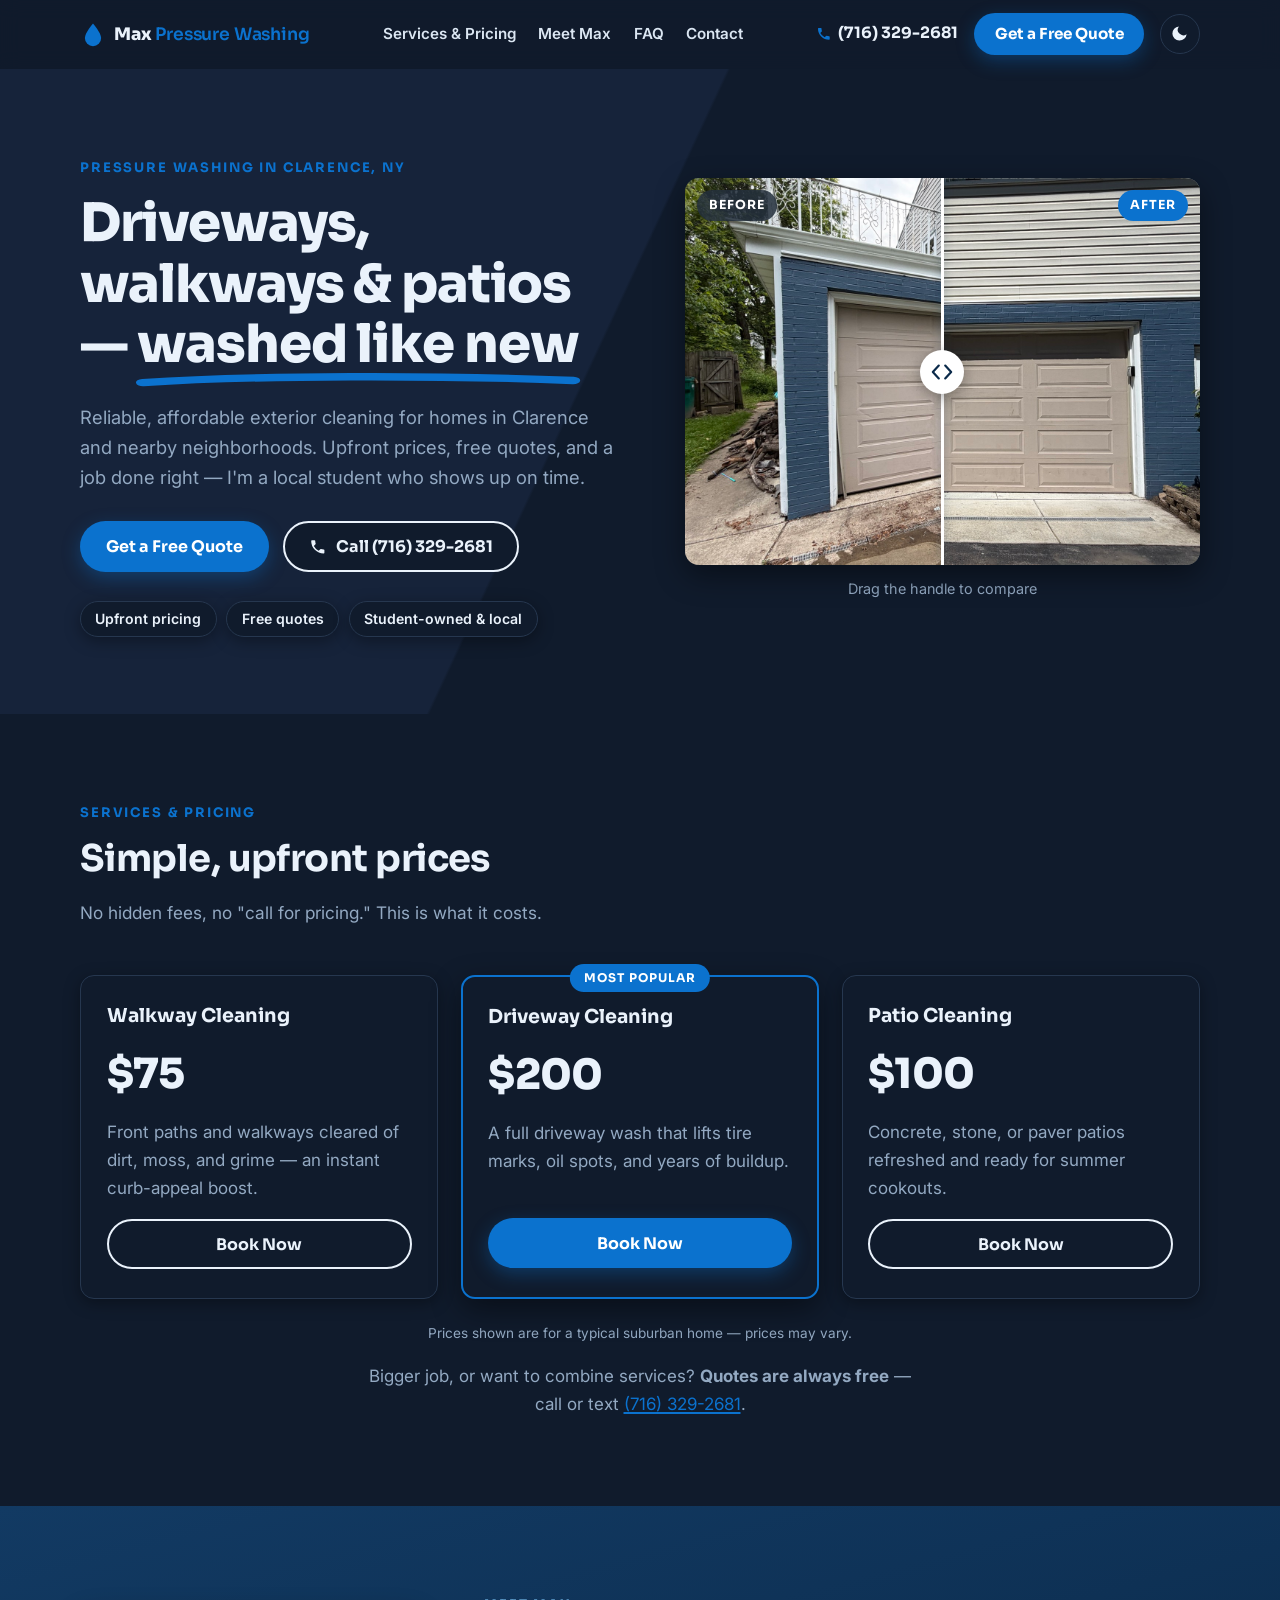
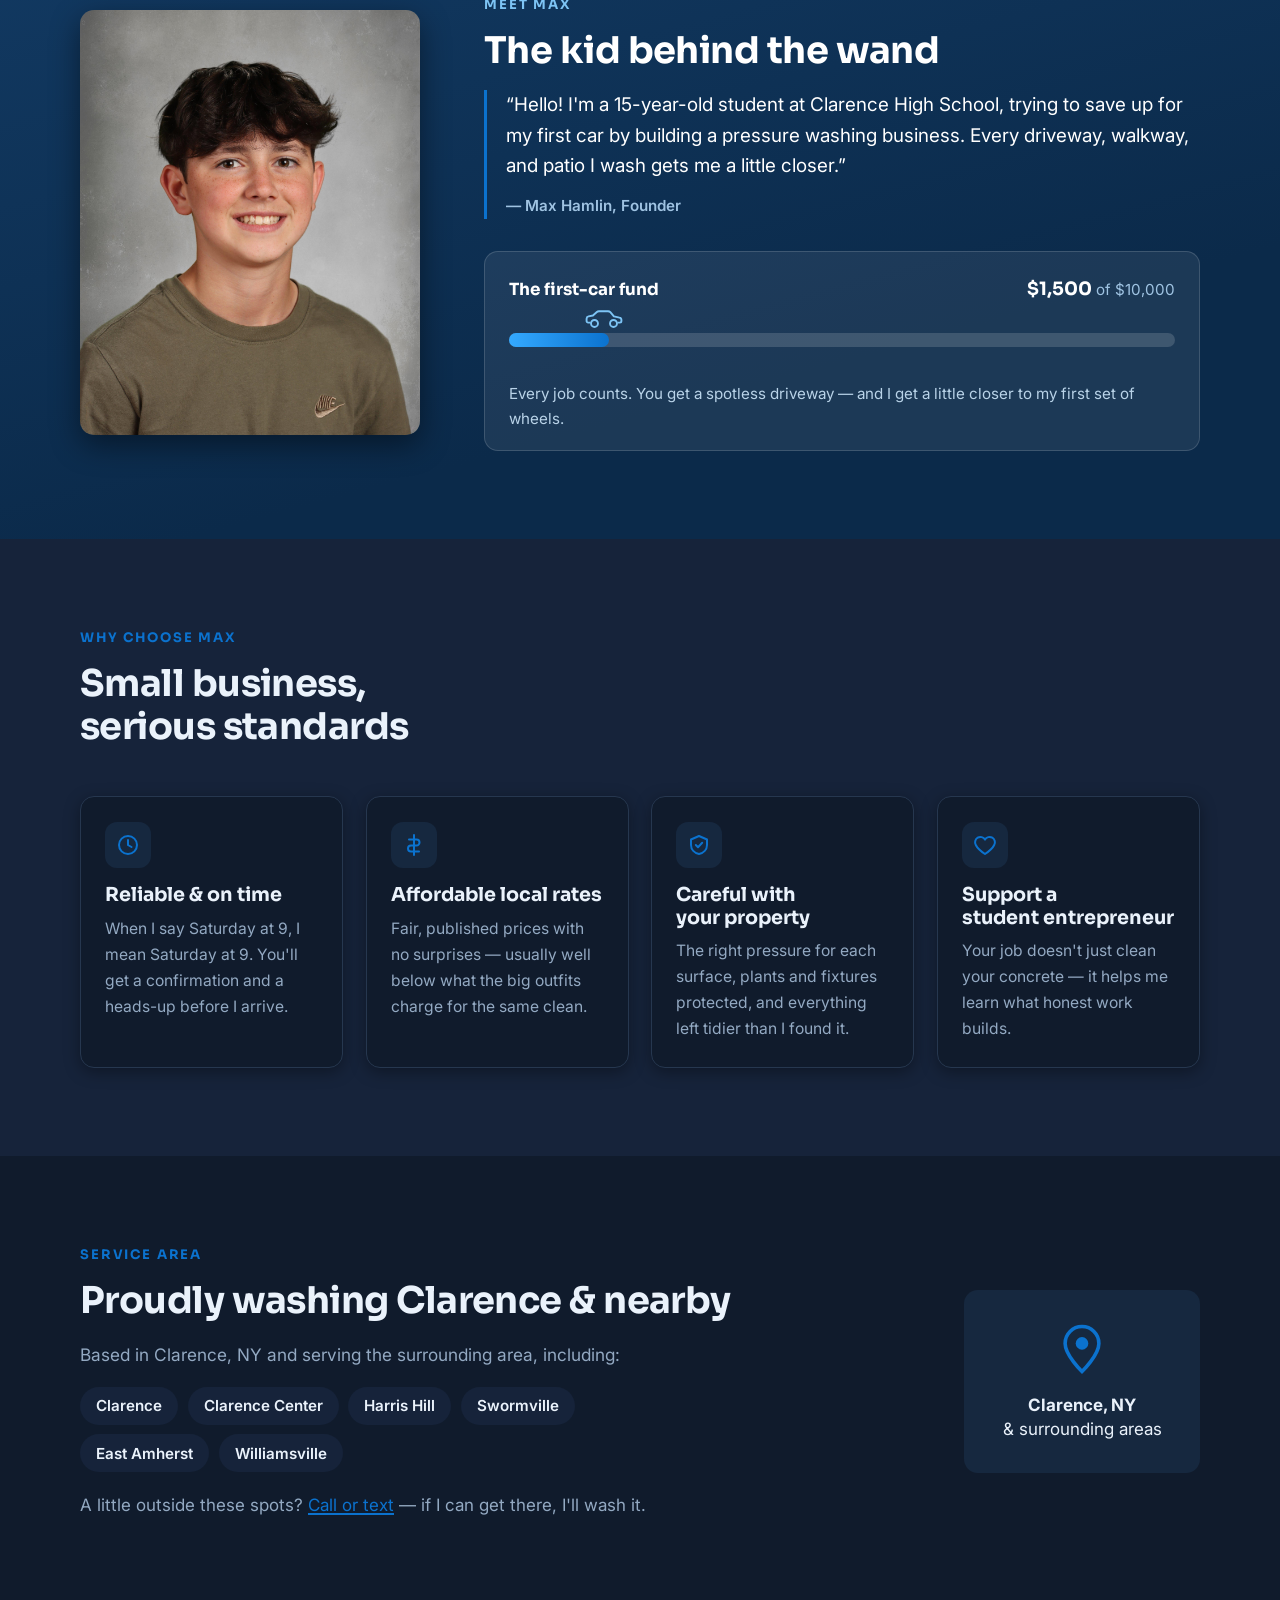
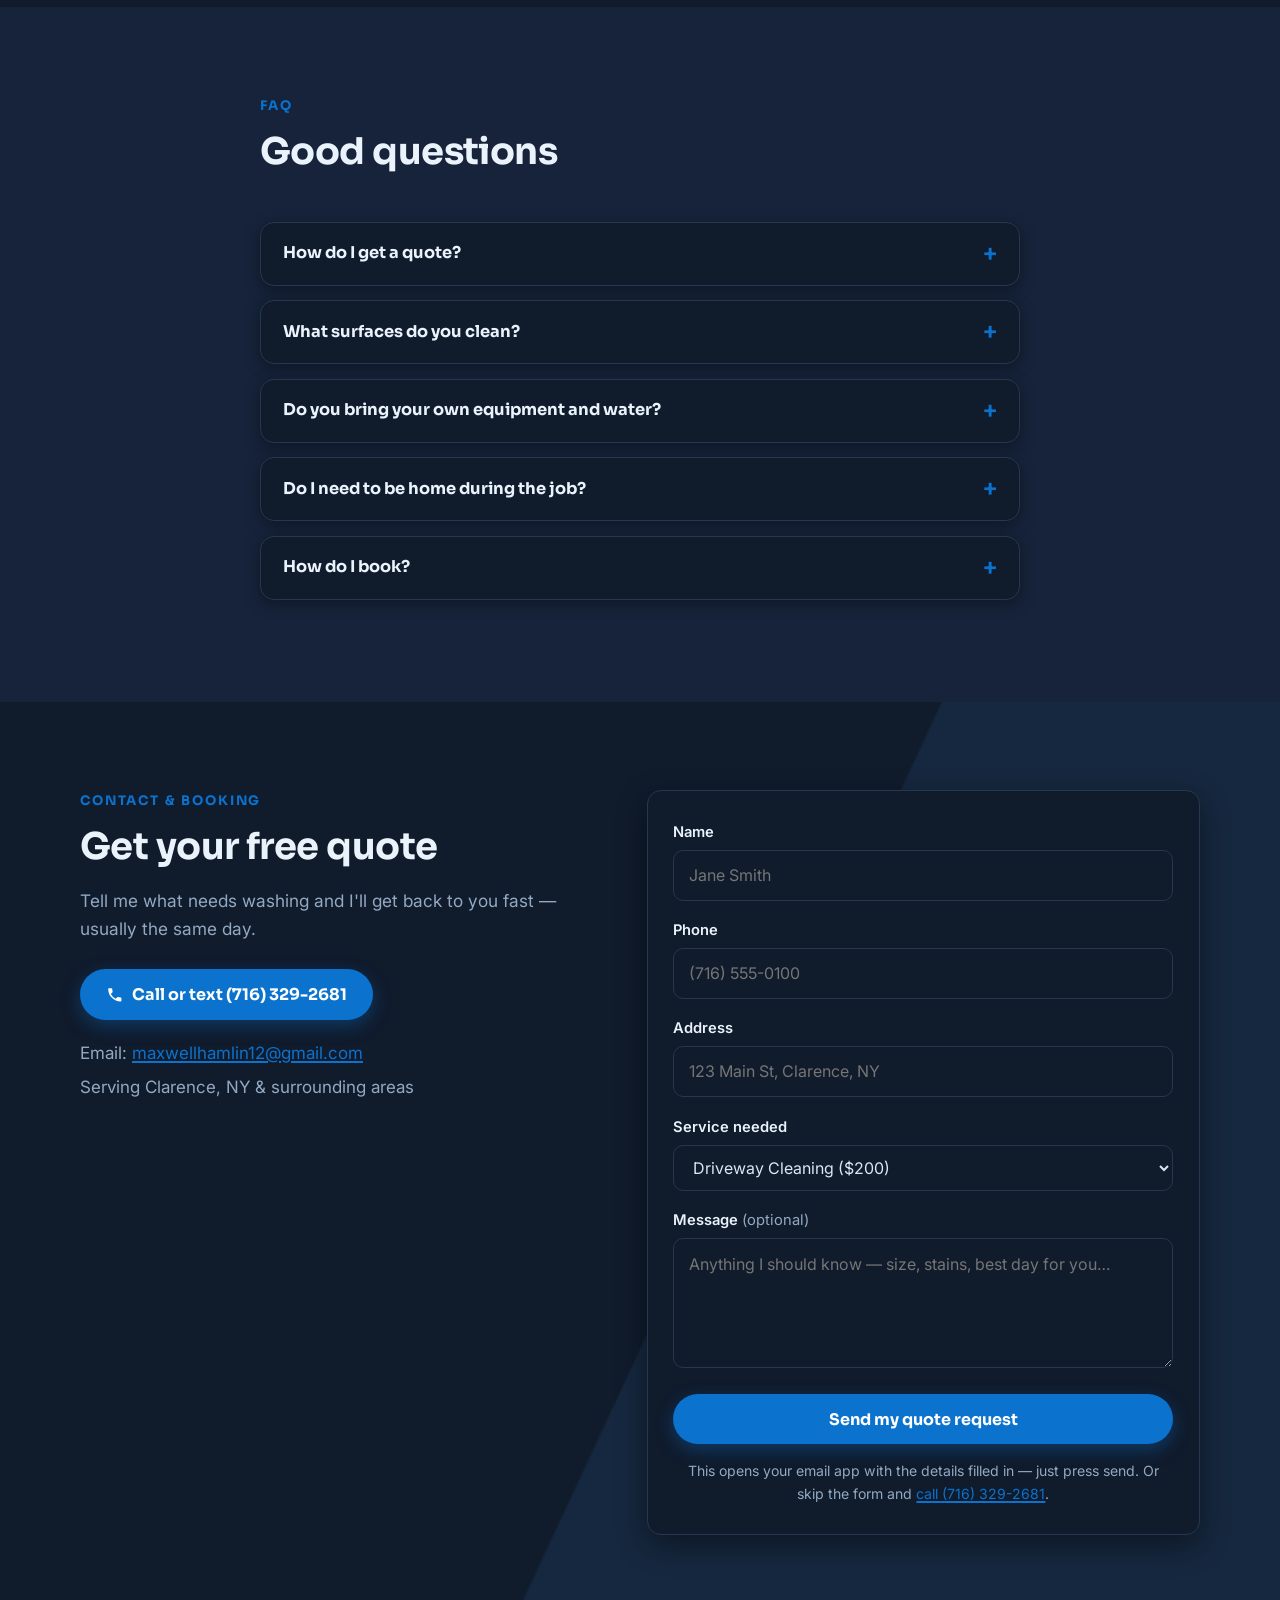
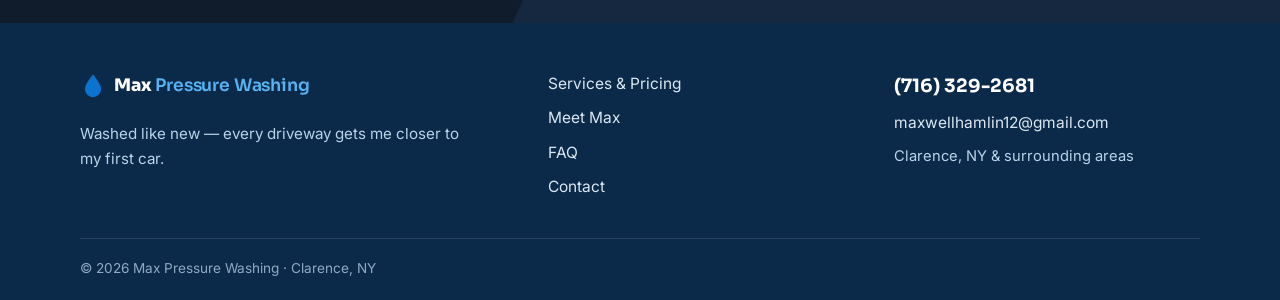
<file: index.html>
<!DOCTYPE html>
<!-- Max Pressure Washing — Clarence, NY -->
<html lang="en">
<head>
  <script>
    (function () {
      var saved = localStorage.getItem("mpw-theme");
      var isDark;
      if (saved === "dark" || saved === "light") {
        isDark = saved === "dark";
      } else {
        // No manual choice yet — default to dark between 8pm and 6am
        var hour = new Date().getHours();
        isDark = hour >= 20 || hour < 6;
      }
      if (isDark) document.documentElement.setAttribute("data-theme", "dark");
    })();
  </script>
  <meta charset="UTF-8" />
  <meta name="viewport" content="width=device-width, initial-scale=1.0" />
  <title>Max Pressure Washing — Driveway, Walkway &amp; Patio Cleaning in Clarence, NY</title>
  <meta name="description" content="Reliable, affordable pressure washing in Clarence, NY. Driveways $200, patios $100, walkways $75 — upfront prices and free quotes. Run by a local Clarence High School student. Call (716) 329-2681." />

  <!-- Social sharing preview -->
  <meta property="og:title" content="Max Pressure Washing — Clarence, NY" />
  <meta property="og:description" content="Driveways, walkways & patios washed like new. Upfront prices, free quotes, local student-run business. Call (716) 329-2681." />
  <meta property="og:type" content="website" />

  <link rel="icon" href="data:image/svg+xml,%3Csvg xmlns='http://www.w3.org/2000/svg' viewBox='0 0 32 32'%3E%3Cpath d='M16 3C16 3 6 14.5 6 21a10 10 0 0 0 20 0C26 14.5 16 3 16 3Z' fill='%230B72CE'/%3E%3C/svg%3E" />

  <link rel="preconnect" href="https://fonts.googleapis.com" />
  <link rel="preconnect" href="https://fonts.gstatic.com" crossorigin />
  <link href="https://fonts.googleapis.com/css2?family=Sora:wght@600;700;800&family=Inter:wght@400;500;600;700&display=swap" rel="stylesheet" />

  <link rel="stylesheet" href="styles.css?v=4" />

  <!-- Helps Google understand this is a local business -->
  <script type="application/ld+json">
  {
    "@context": "https://schema.org",
    "@type": "HomeAndConstructionBusiness",
    "name": "Max Pressure Washing",
    "description": "Residential pressure washing — driveways, walkways, and patios in Clarence, NY.",
    "telephone": "+17163292681",
    "email": "maxwellhamlin12@gmail.com",
    "areaServed": "Clarence, NY",
    "address": { "@type": "PostalAddress", "addressLocality": "Clarence", "addressRegion": "NY" },
    "priceRange": "$75-$200"
  }
  </script>
</head>
<body>

  <!-- ============ STICKY HEADER ============ -->
  <header class="site-header" id="top">
    <div class="container header-inner">
      <a class="brand" href="#top" aria-label="Max Pressure Washing — home">
        <svg class="brand-drop" viewBox="0 0 32 32" aria-hidden="true"><path d="M16 3C16 3 6 14.5 6 21a10 10 0 0 0 20 0C26 14.5 16 3 16 3Z"/></svg>
        <span class="brand-name">Max <em>Pressure Washing</em></span>
      </a>

      <nav class="main-nav" id="main-nav" aria-label="Main">
        <a href="#services">Services &amp; Pricing</a>
        <a href="#meet-max">Meet Max</a>
        <a href="#faq">FAQ</a>
        <a href="#contact">Contact</a>
      </nav>

      <div class="header-actions">
        <a class="header-phone" href="tel:+17163292681">
          <svg viewBox="0 0 24 24" aria-hidden="true"><path d="M6.6 10.8a15.7 15.7 0 0 0 6.6 6.6l2.2-2.2a1 1 0 0 1 1-.25 11.4 11.4 0 0 0 3.6.58 1 1 0 0 1 1 1V20a1 1 0 0 1-1 1A17 17 0 0 1 3 4a1 1 0 0 1 1-1h3.5a1 1 0 0 1 1 1 11.4 11.4 0 0 0 .57 3.6 1 1 0 0 1-.25 1Z"/></svg>
          (716) 329-2681
        </a>
        <a class="btn btn-primary btn-sm" href="#contact">Get a Free Quote</a>
        <button class="theme-toggle" id="theme-toggle" type="button" aria-pressed="false" aria-label="Switch to night mode">
          <svg class="icon-sun" viewBox="0 0 24 24" fill="none" stroke="currentColor" stroke-width="2" stroke-linecap="round" stroke-linejoin="round" aria-hidden="true">
            <circle cx="12" cy="12" r="4"></circle>
            <path d="M12 2v2M12 20v2M4.93 4.93l1.41 1.41M17.66 17.66l1.41 1.41M2 12h2M20 12h2M6.34 17.66l-1.41 1.41M19.07 4.93l-1.41 1.41"></path>
          </svg>
          <svg class="icon-moon" viewBox="0 0 24 24" fill="currentColor" aria-hidden="true">
            <path d="M21 12.79A9 9 0 1 1 11.21 3 7 7 0 0 0 21 12.79z"></path>
          </svg>
        </button>
        <button class="nav-toggle" id="nav-toggle" aria-expanded="false" aria-controls="main-nav" aria-label="Open menu">
          <span></span><span></span><span></span>
        </button>
      </div>
    </div>
  </header>

  <main>

    <!-- ============ HERO ============ -->
    <section class="hero">
      <div class="container hero-inner">
        <div class="hero-copy reveal">
          <p class="eyebrow">Pressure washing in Clarence, NY</p>
          <h1>Driveways, walkways &amp; patios —
            <span class="swoosh">washed like new<svg viewBox="0 0 220 14" aria-hidden="true" preserveAspectRatio="none"><path d="M3 10C60 3 150 3 217 8" /></svg></span>
          </h1>
          <p class="hero-sub">Reliable, affordable exterior cleaning for homes in Clarence and nearby neighborhoods. Upfront prices, free quotes, and a job done right — I'm a local student who shows up on time.</p>
          <div class="cta-row">
            <a class="btn btn-primary" href="#contact">Get a Free Quote</a>
            <a class="btn btn-outline" href="tel:+17163292681">
              <svg viewBox="0 0 24 24" aria-hidden="true"><path d="M6.6 10.8a15.7 15.7 0 0 0 6.6 6.6l2.2-2.2a1 1 0 0 1 1-.25 11.4 11.4 0 0 0 3.6.58 1 1 0 0 1 1 1V20a1 1 0 0 1-1 1A17 17 0 0 1 3 4a1 1 0 0 1 1-1h3.5a1 1 0 0 1 1 1 11.4 11.4 0 0 0 .57 3.6 1 1 0 0 1-.25 1Z"/></svg>
              Call (716) 329-2681
            </a>
          </div>
          <ul class="trust-chips" aria-label="Highlights">
            <li>Upfront pricing</li>
            <li>Free quotes</li>
            <li>Student-owned &amp; local</li>
          </ul>
        </div>

        <div class="hero-visual reveal">
          <!--
            BEFORE/AFTER SLIDER — how to add your real photos:
            1. Put two photos of the SAME spot in the "images" folder,
               e.g. images/driveway-before.jpg and images/driveway-after.jpg
            2. Delete the two <div class="ph ...">...</div> placeholder blocks below.
            3. Un-comment the two <img> tags and update the file names.
          -->
          <div class="ba-slider" data-ba>
            <div class="ba-layer ba-before">
              <img src="images/driveway-before.jpg" alt="Garage driveway before pressure washing, covered in leaves, dirt, and debris" />
              <span class="ba-tag ba-tag-before">Before</span>
            </div>
            <div class="ba-layer ba-after">
              <img src="images/driveway-after.jpg" alt="The same garage driveway after pressure washing, clean and bright" />
              <span class="ba-tag ba-tag-after">After</span>
            </div>
            <input class="ba-range" type="range" min="0" max="100" value="50" aria-label="Slide to compare before and after" />
            <div class="ba-handle" aria-hidden="true">
              <svg viewBox="0 0 24 24"><path d="M8.5 5 2 12l6.5 7M15.5 5 22 12l-6.5 7" fill="none" stroke="currentColor" stroke-width="2.4" stroke-linecap="round" stroke-linejoin="round"/></svg>
            </div>
          </div>
          <p class="ba-caption">Drag the handle to compare</p>
        </div>
      </div>
    </section>

    <!-- ============ SERVICES & PRICING ============ -->
    <section class="section" id="services">
      <div class="container">
        <header class="section-head reveal">
          <p class="eyebrow">Services &amp; pricing</p>
          <h2>Simple, upfront prices</h2>
          <p class="section-sub">No hidden fees, no "call for pricing." This is what it costs.</p>
        </header>

        <div class="pricing-grid" id="pricing-grid">
          <article class="price-card reveal">
            <h3>Walkway Cleaning</h3>
            <p class="price"><span class="price-num">$75</span></p>
            <p class="price-desc">Front paths and walkways cleared of dirt, moss, and grime — an instant curb-appeal boost.</p>
            <a class="btn btn-outline btn-block" href="#contact" data-service="Walkway Cleaning ($75)">Book Now</a>
          </article>

          <article class="price-card price-card-featured reveal">
            <p class="badge">Most popular</p>
            <h3>Driveway Cleaning</h3>
            <p class="price"><span class="price-num">$200</span></p>
            <p class="price-desc">A full driveway wash that lifts tire marks, oil spots, and years of buildup.</p>
            <a class="btn btn-primary btn-block" href="#contact" data-service="Driveway Cleaning ($200)">Book Now</a>
          </article>

          <article class="price-card reveal">
            <h3>Patio Cleaning</h3>
            <p class="price"><span class="price-num">$100</span></p>
            <p class="price-desc">Concrete, stone, or paver patios refreshed and ready for summer cookouts.</p>
            <a class="btn btn-outline btn-block" href="#contact" data-service="Patio Cleaning ($100)">Book Now</a>
          </article>
        </div>

        <p class="pricing-disclaimer reveal">Prices shown are for a typical suburban home — prices may vary.</p>

        <p class="pricing-note reveal">Bigger job, or want to combine services? <strong>Quotes are always free</strong> — call or text <a href="tel:+17163292681">(716) 329-2681</a>.</p>
      </div>
    </section>

    <!-- ============ MEET MAX ============ -->
    <section class="section section-navy" id="meet-max">
      <div class="container meet-inner">
        <div class="meet-photo reveal">
          <img src="images/max.jpg" alt="Max Hamlin, founder of Max Pressure Washing" />
        </div>

        <div class="meet-copy reveal">
          <p class="eyebrow eyebrow-light">Meet Max</p>
          <h2>The kid behind the wand</h2>
          <blockquote class="bio">
            <p>&ldquo;Hello! I'm a 15-year-old student at Clarence High School, trying to save up for my first car by building a pressure washing business. Every driveway, walkway, and patio I wash gets me a little closer.&rdquo;</p>
            <cite>— Max Hamlin, Founder</cite>
          </blockquote>

          <!--
            FIRST-CAR FUND TRACKER — update data-saved below as the savings grow.
            (data-goal is the target, data-saved is the current amount.)
          -->
          <div class="fund" data-goal="10000" data-saved="1500">
            <div class="fund-head">
              <h3>The first-car fund</h3>
              <p class="fund-amounts"><strong data-fund-saved>$1,500</strong> <span>of $10,000</span></p>
            </div>
            <div class="fund-track" role="progressbar" aria-label="First-car savings progress" aria-valuemin="0" aria-valuemax="10000" aria-valuenow="1500">
              <div class="fund-fill" data-fund-fill>
                <svg class="fund-car" viewBox="0 0 48 24" aria-hidden="true"><path d="M6 16h-2a2 2 0 0 1-2-2v-3a3 3 0 0 1 2.4-2.9L10 7l5-4.5A4 4 0 0 1 17.7 1.5H29a4 4 0 0 1 3 1.3L36.5 8l7 1.6A3 3 0 0 1 46 12.5V14a2 2 0 0 1-2 2h-2"/><circle cx="12" cy="17" r="4.4"/><circle cx="36" cy="17" r="4.4"/></svg>
              </div>
            </div>
            <p class="fund-note">Every job counts. You get a spotless driveway — and I get a little closer to my first set of wheels.</p>
          </div>
        </div>
      </div>
    </section>

    <!-- ============ WHY CHOOSE MAX ============ -->
    <section class="section section-alt" id="why">
      <div class="container">
        <header class="section-head reveal">
          <p class="eyebrow">Why choose Max</p>
          <h2>Small business, serious standards</h2>
        </header>

        <div class="why-grid">
          <article class="why-card reveal">
            <div class="why-icon" aria-hidden="true"><svg viewBox="0 0 24 24"><circle cx="12" cy="12" r="9" fill="none" stroke="currentColor" stroke-width="2"/><path d="M12 7v5l3.5 2" fill="none" stroke="currentColor" stroke-width="2" stroke-linecap="round"/></svg></div>
            <h3>Reliable &amp; on time</h3>
            <p>When I say Saturday at 9, I mean Saturday at 9. You'll get a confirmation and a heads-up before I arrive.</p>
          </article>
          <article class="why-card reveal">
            <div class="why-icon" aria-hidden="true"><svg viewBox="0 0 24 24"><path d="M12 2v20M7 6.5h7.5a3 3 0 0 1 0 6H9a3 3 0 0 0 0 6h8" fill="none" stroke="currentColor" stroke-width="2" stroke-linecap="round"/></svg></div>
            <h3>Affordable local rates</h3>
            <p>Fair, published prices with no surprises — usually well below what the big outfits charge for the same clean.</p>
          </article>
          <article class="why-card reveal">
            <div class="why-icon" aria-hidden="true"><svg viewBox="0 0 24 24"><path d="M12 3 4 6.5V12c0 4.6 3.4 8 8 9 4.6-1 8-4.4 8-9V6.5Z" fill="none" stroke="currentColor" stroke-width="2" stroke-linejoin="round"/><path d="m8.8 12 2.2 2.2 4.2-4.4" fill="none" stroke="currentColor" stroke-width="2" stroke-linecap="round" stroke-linejoin="round"/></svg></div>
            <h3>Careful with your property</h3>
            <p>The right pressure for each surface, plants and fixtures protected, and everything left tidier than I found it.</p>
          </article>
          <article class="why-card reveal">
            <div class="why-icon" aria-hidden="true"><svg viewBox="0 0 24 24"><path d="M12 21s-7-4.6-9.2-9A5.3 5.3 0 0 1 12 6.6 5.3 5.3 0 0 1 21.2 12C19 16.4 12 21 12 21Z" fill="none" stroke="currentColor" stroke-width="2" stroke-linejoin="round"/></svg></div>
            <h3>Support a student entrepreneur</h3>
            <p>Your job doesn't just clean your concrete — it helps me learn what honest work builds.</p>
          </article>
        </div>
      </div>
    </section>

    <!-- ============ SERVICE AREA ============ -->
    <section class="section" id="area">
      <div class="container area-inner reveal">
        <div>
          <p class="eyebrow">Service area</p>
          <h2>Proudly washing Clarence &amp; nearby</h2>
          <p class="section-sub">Based in Clarence, NY and serving the surrounding area, including:</p>
          <ul class="area-list">
            <li>Clarence</li>
            <li>Clarence Center</li>
            <li>Harris Hill</li>
            <li>Swormville</li>
            <li>East Amherst</li>
            <li>Williamsville</li>
          </ul>
          <p class="area-note">A little outside these spots? <a href="tel:+17163292681">Call or text</a> — if I can get there, I'll wash it.</p>
        </div>
        <div class="area-badge" aria-hidden="true">
          <svg viewBox="0 0 24 24"><path d="M12 2a7.5 7.5 0 0 1 7.5 7.5c0 5.2-7.5 12.5-7.5 12.5S4.5 14.7 4.5 9.5A7.5 7.5 0 0 1 12 2Z" fill="none" stroke="currentColor" stroke-width="1.6"/><circle cx="12" cy="9.5" r="2.8" fill="currentColor"/></svg>
          <p><strong>Clarence, NY</strong><br />&amp; surrounding areas</p>
        </div>
      </div>
    </section>

    <!-- ============ FAQ ============ -->
    <section class="section section-alt" id="faq">
      <div class="container container-narrow">
        <header class="section-head reveal">
          <p class="eyebrow">FAQ</p>
          <h2>Good questions</h2>
        </header>

        <div class="faq-list reveal">
          <details>
            <summary>How do I get a quote?</summary>
            <p>Walkways, patios, and driveways have set prices — they're listed right on this page. For bigger or combined jobs, call or text <a href="tel:+17163292681">(716) 329-2681</a> or use the form below, and I'll give you a free quote, usually the same day.</p>
          </details>
          <details>
            <summary>What surfaces do you clean?</summary>
            <p>Concrete, pavers, and stone: driveways, walkways, patios, and sidewalks. I keep the work at ground level and use the right pressure for each surface, so delicate pavers get a more gentle wash than a concrete driveway.</p>
          </details>
          <details>
            <summary>Do you bring your own equipment and water?</summary>
            <p>I bring the pressure washer and all the gear. Like most pressure washing services, I hook up to your outdoor spigot for water — a typical job uses about as much as watering the lawn.</p>
          </details>
          <details>
            <summary>Do I need to be home during the job?</summary>
            <p>Nope — as long as the outdoor spigot is on and cars are off the surface being washed, I can do the whole job while you're out, then send you the after photos.</p>
          </details>
          <details>
            <summary>How do I book?</summary>
            <p>Call or text <a href="tel:+17163292681">(716) 329-2681</a>, email <a href="mailto:maxwellhamlin12@gmail.com">maxwellhamlin12@gmail.com</a>, or fill out the form below. I'll confirm a day and time that works for you — evenings and weekends included.</p>
          </details>
        </div>
      </div>
    </section>

    <!-- ============ CONTACT / BOOKING ============ -->
    <section class="section section-contact" id="contact">
      <div class="container contact-inner">
        <div class="contact-copy reveal">
          <p class="eyebrow">Contact &amp; booking</p>
          <h2>Get your free quote</h2>
          <p class="section-sub">Tell me what needs washing and I'll get back to you fast — usually the same day.</p>

          <div class="contact-direct">
            <a class="btn btn-primary js-phone-choice" href="tel:+17163292681">
              <svg viewBox="0 0 24 24" aria-hidden="true"><path d="M6.6 10.8a15.7 15.7 0 0 0 6.6 6.6l2.2-2.2a1 1 0 0 1 1-.25 11.4 11.4 0 0 0 3.6.58 1 1 0 0 1 1 1V20a1 1 0 0 1-1 1A17 17 0 0 1 3 4a1 1 0 0 1 1-1h3.5a1 1 0 0 1 1 1 11.4 11.4 0 0 0 .57 3.6 1 1 0 0 1-.25 1Z"/></svg>
              Call or text (716) 329-2681
            </a>
            <p class="contact-line">Email: <a href="mailto:maxwellhamlin12@gmail.com">maxwellhamlin12@gmail.com</a></p>
            <p class="contact-line">Serving Clarence, NY &amp; surrounding areas</p>
          </div>
        </div>

        <form class="contact-form reveal" id="quote-form" novalidate>
          <div class="form-row">
            <label for="f-name">Name</label>
            <input id="f-name" name="name" type="text" autocomplete="name" required placeholder="Jane Smith" />
          </div>
          <div class="form-row">
            <label for="f-phone">Phone</label>
            <input id="f-phone" name="phone" type="tel" autocomplete="tel" required placeholder="(716) 555-0100" />
          </div>
          <div class="form-row">
            <label for="f-address">Address</label>
            <input id="f-address" name="address" type="text" autocomplete="street-address" placeholder="123 Main St, Clarence, NY" />
          </div>
          <div class="form-row">
            <label for="f-service">Service needed</label>
            <select id="f-service" name="service">
              <option>Walkway Cleaning ($75)</option>
              <option>Patio Cleaning ($100)</option>
              <option selected>Driveway Cleaning ($200)</option>
              <option>Combination / larger job (free quote)</option>
              <option>Something else</option>
            </select>
          </div>
          <div class="form-row">
            <label for="f-message">Message <span class="optional">(optional)</span></label>
            <textarea id="f-message" name="message" rows="4" placeholder="Anything I should know — size, stains, best day for you…"></textarea>
          </div>
          <button class="btn btn-primary btn-block" type="submit">Send my quote request</button>
          <p class="form-hint">This opens your email app with the details filled in — just press send. Or skip the form and <a href="tel:+17163292681">call (716) 329-2681</a>.</p>
        </form>
      </div>
    </section>
  </main>

  <!-- ============ FOOTER ============ -->
  <footer class="site-footer">
    <div class="container footer-inner">
      <div class="footer-brand">
        <a class="brand brand-light" href="#top">
          <svg class="brand-drop" viewBox="0 0 32 32" aria-hidden="true"><path d="M16 3C16 3 6 14.5 6 21a10 10 0 0 0 20 0C26 14.5 16 3 16 3Z"/></svg>
          <span class="brand-name">Max <em>Pressure Washing</em></span>
        </a>
        <p class="footer-tag">Washed like new — every driveway gets me closer to my first car.</p>
      </div>
      <nav class="footer-nav" aria-label="Footer">
        <a href="#services">Services &amp; Pricing</a>
        <a href="#meet-max">Meet Max</a>
        <a href="#faq">FAQ</a>
        <a href="#contact">Contact</a>
      </nav>
      <div class="footer-contact">
        <a href="tel:+17163292681">(716) 329-2681</a>
        <a href="mailto:maxwellhamlin12@gmail.com">maxwellhamlin12@gmail.com</a>
        <p>Clarence, NY &amp; surrounding areas</p>
      </div>
    </div>
    <div class="container footer-legal">
      <p>© <span data-year>2026</span> Max Pressure Washing · Clarence, NY</p>
    </div>
  </footer>

  <!-- Mobile-only sticky call bar -->
  <div class="call-bar">
    <a class="btn btn-primary" href="tel:+17163292681">
      <svg viewBox="0 0 24 24" aria-hidden="true"><path d="M6.6 10.8a15.7 15.7 0 0 0 6.6 6.6l2.2-2.2a1 1 0 0 1 1-.25 11.4 11.4 0 0 0 3.6.58 1 1 0 0 1 1 1V20a1 1 0 0 1-1 1A17 17 0 0 1 3 4a1 1 0 0 1 1-1h3.5a1 1 0 0 1 1 1 11.4 11.4 0 0 0 .57 3.6 1 1 0 0 1-.25 1Z"/></svg>
      Call Now
    </a>
    <a class="btn btn-navy" href="#contact">Free Quote</a>
  </div>

  <!-- Call-or-text choice popup -->
  <div class="phone-modal" id="phoneModal" hidden>
    <div class="phone-modal-backdrop" data-phone-close></div>
    <div class="phone-modal-card" role="dialog" aria-modal="true" aria-labelledby="phoneModalTitle">
      <button type="button" class="phone-modal-close" data-phone-close aria-label="Close">&times;</button>
      <p id="phoneModalTitle" class="phone-modal-title">How would you like to reach out?</p>
      <div class="phone-modal-actions">
        <a class="phone-modal-btn call" href="tel:+17163292681">Call<span>(716) 329-2681</span></a>
        <a class="phone-modal-btn text" href="sms:+17163292681">Text<span>(716) 329-2681</span></a>
      </div>
    </div>
  </div>

  <script src="script.js?v=4"></script>
  <script type="module" src="services.js"></script>
</body>
</html>
</file>
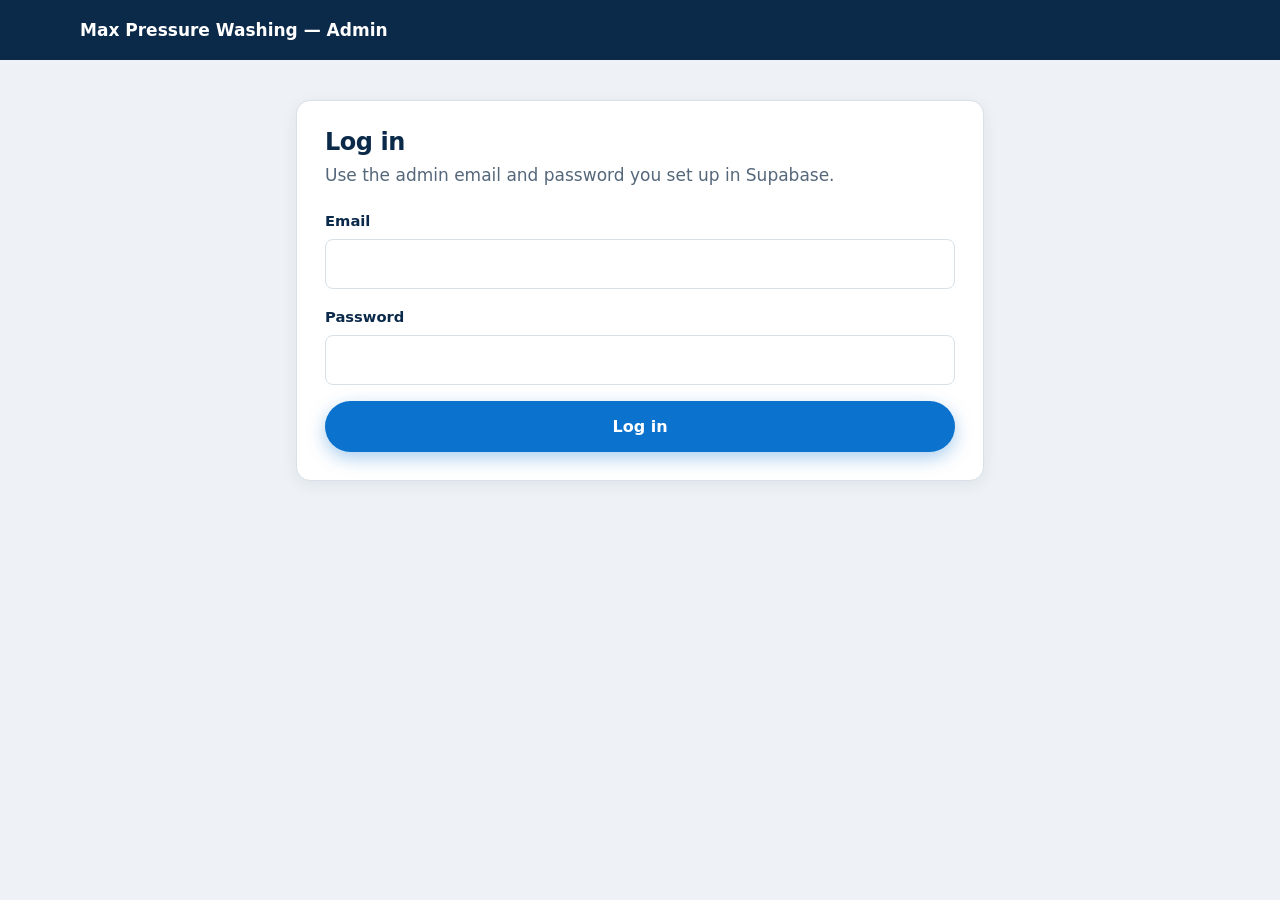
<file: admin/index.html>
<!doctype html>
<html lang="en">
<head>
  <meta charset="UTF-8" />
  <meta name="viewport" content="width=device-width, initial-scale=1.0" />
  <meta name="robots" content="noindex, nofollow" />
  <title>Admin — Max Pressure Washing</title>
  <link rel="stylesheet" href="/styles.css" />
  <link rel="stylesheet" href="/admin/admin.css" />
</head>
<body class="admin-body">

  <header class="admin-header">
    <div class="container admin-header-inner">
      <p class="admin-brand">Max Pressure Washing — Admin</p>
      <button id="logout-btn" class="btn btn-outline" hidden>Log out</button>
    </div>
  </header>

  <main class="container admin-main">

    <!-- Shown when not logged in -->
    <section id="login-view" class="admin-card">
      <h1>Log in</h1>
      <p class="admin-sub">Use the admin email and password you set up in Supabase.</p>
      <form id="login-form" class="admin-form">
        <div class="form-row">
          <label for="login-email">Email</label>
          <input id="login-email" type="email" required autocomplete="username" />
        </div>
        <div class="form-row">
          <label for="login-password">Password</label>
          <input id="login-password" type="password" required autocomplete="current-password" />
        </div>
        <button class="btn btn-primary btn-block" type="submit">Log in</button>
        <p id="login-error" class="admin-error" hidden></p>
      </form>
    </section>

    <!-- Shown when logged in -->
    <section id="dashboard-view" hidden>
      <div class="admin-card">
        <h1>Services &amp; pricing</h1>
        <p class="admin-sub">Changes here update your live site right away.</p>
        <div id="services-list" class="admin-services-list"></div>
        <p id="services-status" class="admin-status"></p>
      </div>

      <div class="admin-card">
        <h2>Add a new service</h2>
        <form id="add-form" class="admin-form admin-form-grid">
          <div class="form-row">
            <label for="add-name">Name</label>
            <input id="add-name" type="text" required placeholder="Roof Cleaning" />
          </div>
          <div class="form-row">
            <label for="add-price">Price label</label>
            <input id="add-price" type="text" required placeholder="$120" />
          </div>
          <div class="form-row admin-form-full">
            <label for="add-description">Description</label>
            <textarea id="add-description" rows="2" required placeholder="What's included, in one sentence."></textarea>
          </div>
          <div class="form-row">
            <label for="add-order">Order</label>
            <input id="add-order" type="number" value="10" />
          </div>
          <div class="form-row form-row-checkbox">
            <label><input id="add-featured" type="checkbox" /> Mark as "Most popular"</label>
          </div>
          <button class="btn btn-primary" type="submit">Add service</button>
        </form>
      </div>
    </section>

  </main>

  <script type="module" src="/admin/admin.js"></script>
</body>
</html>
</file>
<file: styles.css>
/* ==========================================================================
   Max Pressure Washing — styles.css
   Palette: crisp white + light "clean concrete" gray, deep navy, vivid blue
   ========================================================================== */

:root {
  --white: #ffffff;
  --concrete: #eef2f6;      /* light gray-blue, like fresh-washed concrete */
  --concrete-deep: #dde5ec;
  --navy: #0b2a4a;          /* deep navy — headlines, dark sections */
  --navy-2: #123a63;
  --ink: #24303c;           /* body text */
  --slate: #55677a;         /* secondary text */
  --blue: #0b72ce;          /* CTA blue */
  --blue-dark: #095ca8;
  --sky: #e3f1fc;           /* pale blue tint */
  --line: #d8e0e8;

  --surface: var(--white);  /* card/panel/header backgrounds */
  --heading: var(--navy);   /* headings & navy-on-light text */

  --font-display: "Sora", system-ui, sans-serif;
  --font-body: "Inter", system-ui, sans-serif;

  --radius: 14px;
  --shadow: 0 10px 30px rgba(11, 42, 74, 0.10);
  --shadow-soft: 0 4px 16px rgba(11, 42, 74, 0.07);
  --header-h: 68px;

  color-scheme: light;
}

/* ---------- Night mode ---------- */
:root[data-theme="dark"] {
  --concrete: #16233a;
  --concrete-deep: #1c2c46;
  --ink: #dbe6f2;
  --slate: #93a9c2;
  --sky: #16283f;
  --line: #26374f;

  --surface: #101b2c;
  --heading: #eaf2fb;

  --shadow: 0 10px 30px rgba(0, 0, 0, 0.45);
  --shadow-soft: 0 4px 16px rgba(0, 0, 0, 0.35);

  color-scheme: dark;
}

/* ---------- Reset & base ---------- */
*, *::before, *::after { box-sizing: border-box; }

html { scroll-behavior: smooth; scroll-padding-top: calc(var(--header-h) + 12px); }

body {
  margin: 0;
  font-family: var(--font-body);
  font-size: 1.0625rem;
  line-height: 1.65;
  color: var(--ink);
  background: var(--surface);
  transition: background-color 200ms ease, color 200ms ease;
  -webkit-font-smoothing: antialiased;
}

img { max-width: 100%; display: block; }

h1, h2, h3 {
  font-family: var(--font-display);
  color: var(--heading);
  line-height: 1.15;
  margin: 0 0 0.5em;
  text-wrap: balance;
}

h1 { font-size: clamp(2.1rem, 5vw, 3.3rem); font-weight: 800; letter-spacing: -0.02em; }
h2 { font-size: clamp(1.6rem, 3.5vw, 2.3rem); font-weight: 700; letter-spacing: -0.015em; }
h3 { font-size: 1.2rem; font-weight: 700; }

p { margin: 0 0 1em; }

a { color: var(--blue); text-decoration-thickness: 1.5px; text-underline-offset: 2px; }
a:hover { color: var(--blue-dark); }

:focus-visible {
  outline: 3px solid var(--blue);
  outline-offset: 2px;
  border-radius: 4px;
}

.container {
  width: min(1120px, 100% - 2.5rem);
  margin-inline: auto;
}
.container-narrow { max-width: 760px; }

/* ---------- Buttons ---------- */
.btn {
  display: inline-flex;
  align-items: center;
  justify-content: center;
  gap: 0.55rem;
  font-family: var(--font-display);
  font-weight: 700;
  font-size: 1rem;
  line-height: 1.2;
  padding: 0.85rem 1.5rem;
  border-radius: 999px;
  border: 2px solid transparent;
  text-decoration: none;
  cursor: pointer;
  white-space: nowrap;
  transition: background-color 160ms ease, color 160ms ease, transform 160ms ease, box-shadow 160ms ease;
}
.btn svg { width: 1.1em; height: 1.1em; fill: currentColor; flex-shrink: 0; }
.btn:hover { transform: translateY(-1px); }
.btn:active { transform: translateY(0); }

.btn-primary {
  background: var(--blue);
  color: var(--white);
  box-shadow: 0 6px 18px rgba(11, 114, 206, 0.35);
}
.btn-primary:hover { background: var(--blue-dark); color: var(--white); }

.btn-outline {
  background: var(--surface);
  color: var(--heading);
  border-color: var(--heading);
}
.btn-outline:hover { background: var(--heading); color: var(--surface); }

.btn-navy { background: var(--navy); color: var(--white); }
.btn-navy:hover { background: var(--navy-2); color: var(--white); }

.btn-sm { padding: 0.6rem 1.15rem; font-size: 0.95rem; }
.btn-block { width: 100%; }

/* ---------- Header ---------- */
.site-header {
  position: sticky;
  top: 0;
  z-index: 50;
  background: rgba(255, 255, 255, 0.92);
  backdrop-filter: blur(10px);
  border-bottom: 1px solid transparent;
  transition: border-color 200ms ease, box-shadow 200ms ease, background-color 200ms ease;
}
:root[data-theme="dark"] .site-header { background: rgba(16, 27, 44, 0.88); }
.site-header.scrolled {
  border-bottom-color: var(--line);
  box-shadow: var(--shadow-soft);
}

.header-inner {
  display: flex;
  align-items: center;
  gap: 1.5rem;
  min-height: var(--header-h);
}

.brand {
  display: inline-flex;
  align-items: center;
  gap: 0.5rem;
  text-decoration: none;
  color: var(--heading);
}
.brand-drop { width: 26px; height: 26px; fill: var(--blue); flex-shrink: 0; }
.brand-name {
  font-family: var(--font-display);
  font-weight: 800;
  font-size: 1.08rem;
  letter-spacing: -0.01em;
  white-space: nowrap;
}
.brand-name em { font-style: normal; font-weight: 600; color: var(--blue); }

.main-nav { display: flex; gap: 1.4rem; margin-left: auto; }
.main-nav a {
  font-weight: 600;
  font-size: 0.95rem;
  color: var(--ink);
  text-decoration: none;
  padding: 0.25rem 0;
}
.main-nav a:hover { color: var(--blue); }

.header-actions { display: flex; align-items: center; gap: 1rem; margin-left: auto; }
.header-phone {
  display: inline-flex;
  align-items: center;
  gap: 0.4rem;
  font-family: var(--font-display);
  font-weight: 700;
  font-size: 0.98rem;
  color: var(--heading);
  text-decoration: none;
  white-space: nowrap;
}
.header-phone svg { width: 1em; height: 1em; fill: var(--blue); }
.header-phone:hover { color: var(--blue); }

.nav-toggle {
  display: none;
  flex-direction: column;
  justify-content: center;
  gap: 5px;
  width: 44px;
  height: 44px;
  padding: 10px;
  background: none;
  border: none;
  cursor: pointer;
}
.nav-toggle span {
  display: block;
  height: 2.5px;
  border-radius: 2px;
  background: var(--heading);
  transition: transform 200ms ease, opacity 200ms ease;
}
.nav-toggle[aria-expanded="true"] span:nth-child(1) { transform: translateY(7.5px) rotate(45deg); }
.nav-toggle[aria-expanded="true"] span:nth-child(2) { opacity: 0; }
.nav-toggle[aria-expanded="true"] span:nth-child(3) { transform: translateY(-7.5px) rotate(-45deg); }

/* ---------- Night mode toggle ---------- */
.theme-toggle {
  display: inline-flex;
  align-items: center;
  justify-content: center;
  width: 40px;
  height: 40px;
  border-radius: 50%;
  border: 1px solid var(--line);
  background: var(--surface);
  color: var(--heading);
  cursor: pointer;
  flex-shrink: 0;
  transition: background-color 150ms ease, border-color 150ms ease, transform 150ms ease;
}
.theme-toggle:hover { border-color: var(--blue); transform: translateY(-1px); }
.theme-toggle svg { width: 19px; height: 19px; }
.theme-toggle .icon-moon { display: none; }
:root[data-theme="dark"] .theme-toggle .icon-sun { display: none; }
:root[data-theme="dark"] .theme-toggle .icon-moon { display: block; }

/* ---------- Hero ---------- */
.hero {
  /* the diagonal "clean edge" — gray grime giving way to white */
  background:
    linear-gradient(115deg, var(--concrete) 0%, var(--concrete) 46%, var(--surface) 46.2%);
  padding: clamp(3rem, 7vw, 5.5rem) 0 clamp(3rem, 6vw, 5rem);
  overflow: hidden;
}

.hero-inner {
  display: grid;
  grid-template-columns: 1.05fr 1fr;
  gap: clamp(2rem, 5vw, 4rem);
  align-items: center;
}

.eyebrow {
  font-family: var(--font-display);
  font-weight: 700;
  font-size: 0.82rem;
  letter-spacing: 0.14em;
  text-transform: uppercase;
  color: var(--blue);
  margin-bottom: 0.9rem;
}
.eyebrow-light { color: #7dc4f5; }

.hero-sub {
  font-size: 1.15rem;
  color: var(--slate);
  max-width: 34rem;
  margin-bottom: 1.8rem;
}

.cta-row { display: flex; flex-wrap: wrap; gap: 0.9rem; margin-bottom: 1.8rem; }

.trust-chips {
  list-style: none;
  display: flex;
  flex-wrap: wrap;
  gap: 0.6rem;
  padding: 0;
  margin: 0;
}
.trust-chips li {
  font-size: 0.88rem;
  font-weight: 600;
  color: var(--heading);
  background: var(--surface);
  border: 1px solid var(--line);
  border-radius: 999px;
  padding: 0.35rem 0.9rem;
  box-shadow: var(--shadow-soft);
}

/* the squeegee-streak underline */
.swoosh { position: relative; white-space: nowrap; }
.swoosh svg {
  position: absolute;
  left: 0;
  bottom: -0.18em;
  width: 100%;
  height: 0.28em;
  overflow: visible;
}
.swoosh svg path {
  fill: none;
  stroke: var(--blue);
  stroke-width: 7;
  stroke-linecap: round;
}

/* ---------- Before/After slider ---------- */
.ba-slider {
  position: relative;
  aspect-ratio: 4 / 3;
  border-radius: var(--radius);
  overflow: hidden;
  box-shadow: var(--shadow);
  touch-action: pan-y;
  isolation: isolate;
}

.ba-layer { position: absolute; inset: 0; }
.ba-layer img { width: 100%; height: 100%; object-fit: cover; }

/* the AFTER layer sits on top and gets clipped from the left,
   so before shows on the left and after on the right */
.ba-after { clip-path: inset(0 0 0 50%); }

.ba-tag {
  position: absolute;
  top: 12px;
  font-family: var(--font-display);
  font-size: 0.78rem;
  font-weight: 700;
  letter-spacing: 0.08em;
  text-transform: uppercase;
  padding: 0.3rem 0.75rem;
  border-radius: 999px;
  z-index: 2;
}
.ba-tag-before { left: 12px; background: rgba(36, 48, 60, 0.85); color: #fff; }
.ba-tag-after { right: 12px; background: var(--blue); color: #fff; }

.ba-range {
  position: absolute;
  inset: 0;
  width: 100%;
  height: 100%;
  margin: 0;
  opacity: 0;
  cursor: ew-resize;
  z-index: 4;
  -webkit-appearance: none;
  appearance: none;
}

.ba-handle {
  position: absolute;
  top: 0;
  bottom: 0;
  left: 50%;
  width: 3px;
  margin-left: -1.5px;
  background: var(--white);
  box-shadow: 0 0 10px rgba(11, 42, 74, 0.4);
  z-index: 3;
  pointer-events: none;
}
.ba-handle svg {
  position: absolute;
  top: 50%;
  left: 50%;
  transform: translate(-50%, -50%);
  width: 44px;
  height: 44px;
  padding: 11px;
  border-radius: 50%;
  background: var(--white);
  color: var(--navy);
  box-shadow: var(--shadow-soft);
}
/* thicken the focus cue since the real control is invisible */
.ba-slider:has(.ba-range:focus-visible) .ba-handle { background: var(--blue); }

.ba-caption {
  text-align: center;
  font-size: 0.9rem;
  color: var(--slate);
  margin-top: 0.8rem;
}

/* ---------- Photo placeholders (delete when real photos go in) ---------- */
.ph {
  position: relative;
  width: 100%;
  height: 100%;
  display: grid;
  place-items: center;
  text-align: center;
  padding: 1rem;
}

/* inside a slider, keep each label in its own half so the
   drag handle doesn't sit on top of it */
.ba-slider .ph span {
  position: absolute;
  top: 50%;
  transform: translate(-50%, -50%);
  white-space: nowrap;
}
.ba-slider .ba-before .ph span { left: 25%; }
.ba-slider .ba-after .ph span { left: 75%; }
.ph span {
  font-family: var(--font-display);
  font-size: 0.8rem;
  font-weight: 700;
  letter-spacing: 0.06em;
  color: rgba(255, 255, 255, 0.95);
  background: rgba(11, 42, 74, 0.55);
  border: 1.5px dashed rgba(255, 255, 255, 0.75);
  border-radius: 8px;
  padding: 0.5rem 0.9rem;
}

/* grimy concrete */
.ph-before {
  background:
    radial-gradient(140px 90px at 25% 30%, rgba(40, 36, 28, 0.45), transparent 70%),
    radial-gradient(180px 120px at 70% 65%, rgba(35, 32, 24, 0.5), transparent 70%),
    radial-gradient(100px 70px at 85% 20%, rgba(52, 48, 38, 0.4), transparent 70%),
    repeating-linear-gradient(0deg, transparent 0 88px, rgba(30, 28, 22, 0.35) 88px 91px),
    linear-gradient(160deg, #8d8672 0%, #6f6a59 55%, #5d594b 100%);
}

/* clean bright concrete */
.ph-after {
  background:
    repeating-linear-gradient(0deg, transparent 0 88px, rgba(120, 134, 148, 0.4) 88px 91px),
    linear-gradient(160deg, #e9edf1 0%, #d3dae1 60%, #c4cdd6 100%);
}
.ph-after span {
  color: var(--navy);
  background: rgba(255, 255, 255, 0.75);
  border-color: var(--navy);
}

.ph-portrait {
  aspect-ratio: 4 / 5;
  border-radius: var(--radius);
  background:
    radial-gradient(220px 160px at 60% 30%, rgba(255, 255, 255, 0.14), transparent 70%),
    linear-gradient(165deg, #1a4a7c 0%, #123a63 60%, #0b2a4a 100%);
}

/* ---------- Sections ---------- */
.section { padding: clamp(3.2rem, 7vw, 5.5rem) 0; }
.section-alt { background: var(--concrete); }

.section-head { max-width: 620px; margin-bottom: clamp(1.8rem, 4vw, 3rem); }
.section-sub { color: var(--slate); font-size: 1.08rem; }

/* ---------- Gallery ---------- */
.gallery-grid {
  display: grid;
  grid-template-columns: repeat(auto-fit, minmax(300px, 1fr));
  gap: clamp(1.4rem, 3vw, 2.2rem);
}
.gallery-item { margin: 0; }
.gallery-item figcaption {
  font-size: 0.92rem;
  font-weight: 600;
  color: var(--slate);
  margin-top: 0.7rem;
}

/* ---------- Pricing ---------- */
.pricing-grid {
  display: grid;
  grid-template-columns: repeat(auto-fit, minmax(250px, 1fr));
  gap: 1.4rem;
  align-items: stretch;
}

.price-card {
  display: flex;
  flex-direction: column;
  background: var(--surface);
  border: 1px solid var(--line);
  border-radius: var(--radius);
  padding: 1.8rem 1.6rem;
  box-shadow: var(--shadow-soft);
  position: relative;
}

.price-card-featured {
  border: 2px solid var(--blue);
  box-shadow: var(--shadow);
}

.badge {
  position: absolute;
  top: -13px;
  left: 50%;
  transform: translateX(-50%);
  background: var(--blue);
  color: var(--white);
  font-family: var(--font-display);
  font-size: 0.75rem;
  font-weight: 700;
  letter-spacing: 0.08em;
  text-transform: uppercase;
  padding: 0.25rem 0.9rem;
  border-radius: 999px;
  margin: 0;
  white-space: nowrap;
}

.price { margin: 0.2rem 0 0.6rem; }
.price-num {
  font-family: var(--font-display);
  font-size: 2.6rem;
  font-weight: 800;
  color: var(--heading);
  letter-spacing: -0.02em;
}

.price-desc { color: var(--slate); flex-grow: 1; }

.pricing-disclaimer {
  text-align: center;
  margin: 1.4rem auto 0;
  color: var(--slate);
  font-size: 0.85rem;
}

.pricing-note {
  text-align: center;
  margin: 1.1rem auto 0;
  color: var(--slate);
  max-width: 34rem;
}

/* ---------- Meet Max ---------- */
.section-navy {
  background: linear-gradient(165deg, var(--navy-2) 0%, var(--navy) 70%);
  color: #dbe7f2;
}
.section-navy h2 { color: var(--white); }

.meet-inner {
  display: grid;
  grid-template-columns: minmax(240px, 340px) 1fr;
  gap: clamp(2rem, 5vw, 4rem);
  align-items: center;
}
.meet-photo { max-width: 340px; }
.meet-photo img {
  width: 100%;
  aspect-ratio: 4 / 5;
  object-fit: cover;
  border-radius: var(--radius);
  box-shadow: var(--shadow);
}

.bio {
  margin: 0 0 2rem;
  padding-left: 1.2rem;
  border-left: 3px solid var(--blue);
}
.bio p {
  font-size: 1.18rem;
  line-height: 1.6;
  color: var(--white);
  margin-bottom: 0.6rem;
}
.bio cite {
  font-style: normal;
  font-weight: 600;
  font-size: 0.95rem;
  color: #9fc3e2;
}

/* first-car fund tracker */
.fund {
  background: rgba(255, 255, 255, 0.07);
  border: 1px solid rgba(255, 255, 255, 0.15);
  border-radius: var(--radius);
  padding: 1.4rem 1.5rem 1.2rem;
}
.fund-head {
  display: flex;
  align-items: baseline;
  justify-content: space-between;
  flex-wrap: wrap;
  gap: 0.3rem;
  margin-bottom: 1.8rem; /* headroom for the car riding the bar */
}
.fund-head h3 { color: var(--white); margin: 0; font-size: 1.05rem; }
.fund-amounts { margin: 0; font-size: 0.95rem; color: #9fc3e2; }
.fund-amounts strong {
  font-family: var(--font-display);
  font-size: 1.15rem;
  color: var(--white);
}

.fund-track {
  position: relative;
  height: 14px;
  border-radius: 999px;
  background: rgba(255, 255, 255, 0.15);
  margin-bottom: 2.1rem; /* leaves headroom for the car */
}
.fund-fill {
  position: relative;
  height: 100%;
  width: 0; /* set by script.js */
  border-radius: 999px;
  background: linear-gradient(90deg, #34a9ff, var(--blue));
  transition: width 1200ms cubic-bezier(0.22, 1, 0.36, 1);
}
.fund-car {
  position: absolute;
  right: -14px;
  bottom: calc(100% + 4px);
  width: 38px;
  height: 19px;
  fill: none;
  stroke: #7dc4f5;
  stroke-width: 2.4;
  stroke-linecap: round;
  stroke-linejoin: round;
}
.fund-note { margin: 0; font-size: 0.95rem; color: #b9d3e8; }

/* ---------- Why choose ---------- */
.why-grid {
  display: grid;
  grid-template-columns: repeat(auto-fit, minmax(230px, 1fr));
  gap: 1.4rem;
}
.why-card {
  background: var(--surface);
  border: 1px solid var(--line);
  border-radius: var(--radius);
  padding: 1.6rem 1.5rem;
  box-shadow: var(--shadow-soft);
}
.why-icon {
  width: 46px;
  height: 46px;
  display: grid;
  place-items: center;
  border-radius: 12px;
  background: var(--sky);
  color: var(--blue);
  margin-bottom: 1rem;
}
.why-icon svg { width: 24px; height: 24px; }
.why-card p { margin: 0; color: var(--slate); font-size: 0.98rem; }

/* ---------- Service area ---------- */
.area-inner {
  display: grid;
  grid-template-columns: 1fr auto;
  gap: clamp(2rem, 5vw, 4rem);
  align-items: center;
}

.area-list {
  list-style: none;
  padding: 0;
  margin: 0 0 1.2rem;
  display: flex;
  flex-wrap: wrap;
  gap: 0.6rem;
  max-width: 32rem;
}
.area-list li {
  font-weight: 600;
  font-size: 0.95rem;
  color: var(--heading);
  background: var(--concrete);
  border-radius: 999px;
  padding: 0.4rem 1rem;
}
.area-note { color: var(--slate); margin: 0; }

.area-badge {
  text-align: center;
  color: var(--heading);
  background: var(--sky);
  border-radius: var(--radius);
  padding: 2rem 2.4rem;
}
.area-badge svg { width: 54px; height: 54px; color: var(--blue); margin-inline: auto; }
.area-badge p { margin: 0.6rem 0 0; line-height: 1.4; }

/* ---------- FAQ ---------- */
.faq-list details {
  background: var(--surface);
  border: 1px solid var(--line);
  border-radius: var(--radius);
  padding: 0 1.4rem;
  margin-bottom: 0.9rem;
  box-shadow: var(--shadow-soft);
}
.faq-list summary {
  font-family: var(--font-display);
  font-weight: 700;
  font-size: 1.02rem;
  color: var(--heading);
  padding: 1.1rem 0;
  cursor: pointer;
  list-style: none;
  display: flex;
  justify-content: space-between;
  align-items: center;
  gap: 1rem;
}
.faq-list summary::-webkit-details-marker { display: none; }
.faq-list summary::after {
  content: "+";
  font-size: 1.5rem;
  font-weight: 600;
  color: var(--blue);
  line-height: 1;
  transition: transform 200ms ease;
  flex-shrink: 0;
}
.faq-list details[open] summary::after { transform: rotate(45deg); }
.faq-list details p { color: var(--slate); padding-bottom: 1.2rem; margin: 0; }

/* ---------- Contact ---------- */
.section-contact {
  background:
    linear-gradient(115deg, var(--surface) 0%, var(--surface) 55%, var(--sky) 55.2%);
}

.contact-inner {
  display: grid;
  grid-template-columns: 1fr 1.1fr;
  gap: clamp(2rem, 5vw, 4rem);
  align-items: start;
}

.contact-direct { margin-top: 1.6rem; }
.contact-direct .btn { margin-bottom: 1.2rem; }
.contact-line { margin: 0 0 0.4rem; color: var(--slate); }

.contact-form {
  background: var(--surface);
  border: 1px solid var(--line);
  border-radius: var(--radius);
  padding: 1.8rem 1.6rem;
  box-shadow: var(--shadow);
}

.form-row { margin-bottom: 1.1rem; }
.form-row label {
  display: block;
  font-weight: 600;
  font-size: 0.92rem;
  color: var(--heading);
  margin-bottom: 0.35rem;
}
.form-row .optional { font-weight: 400; color: var(--slate); }

.form-row input,
.form-row select,
.form-row textarea {
  width: 100%;
  font: inherit;
  font-size: 1rem;
  color: var(--ink);
  background: var(--surface);
  border: 1.5px solid var(--line);
  border-radius: 10px;
  padding: 0.7rem 0.9rem;
  transition: border-color 150ms ease;
}
.form-row input:focus,
.form-row select:focus,
.form-row textarea:focus {
  outline: none;
  border-color: var(--blue);
  box-shadow: 0 0 0 3px rgba(11, 114, 206, 0.15);
}
.form-row textarea { resize: vertical; }

.form-hint {
  font-size: 0.88rem;
  color: var(--slate);
  text-align: center;
  margin: 0.9rem 0 0;
}

/* ---------- Footer ---------- */
.site-footer {
  background: var(--navy);
  color: #b9d3e8;
  padding: 3rem 0 0;
}
.footer-inner {
  display: grid;
  grid-template-columns: 1.4fr 1fr 1fr;
  gap: 2.5rem;
  padding-bottom: 2.4rem;
}

.brand-light { color: var(--white); }
.brand-light .brand-name em { color: #58b2f2; }

.footer-tag { margin-top: 0.9rem; font-size: 0.95rem; max-width: 24rem; }

.footer-nav { display: flex; flex-direction: column; gap: 0.55rem; }
.footer-nav a,
.footer-contact a {
  color: #dbe7f2;
  text-decoration: none;
  font-size: 0.97rem;
}
.footer-nav a:hover,
.footer-contact a:hover { color: var(--white); text-decoration: underline; }

.footer-contact { display: flex; flex-direction: column; gap: 0.55rem; }
.footer-contact a:first-child {
  font-family: var(--font-display);
  font-weight: 700;
  font-size: 1.15rem;
  color: var(--white);
}
.footer-contact p { margin: 0; font-size: 0.92rem; }

.footer-legal {
  border-top: 1px solid rgba(255, 255, 255, 0.12);
  padding-top: 1.1rem;
  padding-bottom: 1.3rem;
}
.footer-legal p { margin: 0; font-size: 0.85rem; color: #8fabc4; }

/* ---------- Mobile sticky call bar ---------- */
.call-bar {
  display: none;
  position: fixed;
  left: 0;
  right: 0;
  bottom: 0;
  z-index: 60;
  gap: 0.7rem;
  padding: 0.7rem 1rem calc(0.7rem + env(safe-area-inset-bottom));
  background: rgba(255, 255, 255, 0.95);
  backdrop-filter: blur(10px);
  border-top: 1px solid var(--line);
  box-shadow: 0 -6px 20px rgba(11, 42, 74, 0.12);
}
:root[data-theme="dark"] .call-bar { background: rgba(16, 27, 44, 0.92); }
.call-bar .btn { flex: 1; padding: 0.75rem 1rem; }

/* ---------- Scroll reveal ----------
   Content is visible by default; the fade-in only applies once script.js
   confirms the browser supports it (html gets the "anim" class). */
html.anim .reveal { opacity: 0; transform: translateY(18px); }
html.anim .reveal.in {
  opacity: 1;
  transform: none;
  transition: opacity 600ms ease, transform 600ms cubic-bezier(0.22, 1, 0.36, 1);
}

/* Stagger cards within a grid so they pop in one after another. */
html.anim .pricing-grid .price-card:nth-child(2).in { transition-delay: 90ms; }
html.anim .pricing-grid .price-card:nth-child(3).in { transition-delay: 180ms; }
html.anim .why-grid .why-card:nth-child(2).in { transition-delay: 90ms; }
html.anim .why-grid .why-card:nth-child(3).in { transition-delay: 180ms; }
html.anim .why-grid .why-card:nth-child(4).in { transition-delay: 270ms; }

@media (prefers-reduced-motion: reduce) {
  html { scroll-behavior: auto; }
  html.anim .reveal { opacity: 1; transform: none; }
  .fund-fill { transition: none; }
  .btn:hover { transform: none; }
}

/* ---------- Responsive ---------- */
@media (max-width: 960px) {
  .hero-inner { grid-template-columns: 1fr; }
  .hero { background: linear-gradient(165deg, var(--concrete) 0%, var(--concrete) 40%, var(--surface) 40.3%); }
  .meet-inner { grid-template-columns: 1fr; }
  .meet-photo { max-width: 300px; justify-self: center; }
  .contact-inner { grid-template-columns: 1fr; }
  .section-contact { background: var(--surface); }
  .footer-inner { grid-template-columns: 1fr 1fr; }
}

@media (max-width: 820px) {
  .main-nav {
    position: absolute;
    top: 100%;
    left: 0;
    right: 0;
    flex-direction: column;
    gap: 0;
    background: var(--surface);
    border-bottom: 1px solid var(--line);
    box-shadow: var(--shadow);
    padding: 0.5rem 1.25rem 1rem;
    display: none;
  }
  .main-nav.open { display: flex; }
  .main-nav a { padding: 0.8rem 0; border-bottom: 1px solid var(--concrete); }
  .main-nav a:last-child { border-bottom: none; }

  .nav-toggle { display: flex; margin-right: -1.25rem; }
  .header-phone { display: none; }
}

@media (max-width: 640px) {
  body { padding-bottom: 76px; } /* room for the call bar */
  .call-bar { display: flex; }

  /* the bottom call bar carries the CTAs on phones,
     so the header stays uncluttered */
  .header-actions .btn-sm { display: none; }
  .header-inner { gap: 0.75rem; }

  .cta-row .btn { width: 100%; }

  .area-inner { grid-template-columns: 1fr; }
  .area-badge { max-width: 300px; }

  .footer-inner { grid-template-columns: 1fr; gap: 1.8rem; }
}

/* ---------- Call-or-text choice popup ---------- */
.phone-modal {
  position: fixed;
  inset: 0;
  z-index: 100;
  display: flex;
  align-items: center;
  justify-content: center;
  padding: 20px;
}
.phone-modal[hidden] { display: none; }
.phone-modal-backdrop {
  position: absolute;
  inset: 0;
  background: rgba(11, 42, 74, 0.55);
  opacity: 0;
  transition: opacity 180ms ease;
}
.phone-modal.open .phone-modal-backdrop { opacity: 1; }
.phone-modal-card {
  position: relative;
  background: var(--surface);
  color: var(--ink);
  border-radius: var(--radius);
  padding: 2rem 1.75rem 1.75rem;
  max-width: 360px;
  width: 100%;
  box-shadow: var(--shadow);
  transform: scale(0.94) translateY(6px);
  opacity: 0;
  transition: transform 180ms ease, opacity 180ms ease;
}
.phone-modal.open .phone-modal-card { transform: scale(1) translateY(0); opacity: 1; }
.phone-modal-close {
  position: absolute;
  top: 0.85rem;
  right: 0.85rem;
  width: 32px;
  height: 32px;
  border-radius: 50%;
  border: 1px solid var(--line);
  background: transparent;
  color: var(--slate);
  font-size: 1.2rem;
  line-height: 1;
  cursor: pointer;
  display: flex;
  align-items: center;
  justify-content: center;
  transition: background 150ms ease, color 150ms ease;
}
.phone-modal-close:hover { background: var(--concrete); color: var(--ink); }
.phone-modal-title {
  font-family: var(--font-display);
  font-weight: 700;
  font-size: 1.1rem;
  color: var(--heading);
  margin: 0 1.5rem 1.25rem 0;
}
.phone-modal-actions { display: flex; flex-direction: column; gap: 0.75rem; }
.phone-modal-btn {
  display: flex;
  align-items: center;
  justify-content: center;
  gap: 0.5rem;
  padding: 0.95rem;
  border-radius: 10px;
  font-family: var(--font-display);
  font-weight: 700;
  font-size: 1rem;
  text-decoration: none;
  transition: transform 150ms ease, background 150ms ease, border-color 150ms ease;
}
.phone-modal-btn span { font-weight: 500; opacity: 0.85; margin-left: 0.35rem; }
.phone-modal-btn.call { background: var(--blue); color: var(--white); }
.phone-modal-btn.call:hover { background: var(--blue-dark); transform: translateY(-1px); }
.phone-modal-btn.text { background: var(--concrete); color: var(--heading); border: 1px solid var(--line); }
.phone-modal-btn.text:hover { border-color: var(--blue); transform: translateY(-1px); }

@media (prefers-reduced-motion: reduce) {
  .phone-modal-backdrop, .phone-modal-card { transition: none; }
}
</file>
<file: admin/admin.css>
/* Admin tool — reuses the color variables from ../styles.css */

/* ../styles.css gives .btn a display of its own, which beats the browser's
   default styling for the [hidden] attribute — this puts it back in charge. */
[hidden] { display: none !important; }

.admin-body {
  background: var(--concrete);
  min-height: 100vh;
}

.admin-header {
  background: var(--navy);
  padding: 16px 0;
}

.admin-header-inner {
  display: flex;
  align-items: center;
  justify-content: space-between;
}

.admin-brand {
  font-family: var(--font-display);
  color: var(--white);
  font-weight: 600;
  margin: 0;
}

.admin-main {
  padding: 40px 16px 80px;
  max-width: 720px;
}

.admin-card {
  background: var(--white);
  border: 1px solid var(--line);
  border-radius: var(--radius);
  box-shadow: var(--shadow-soft);
  padding: 28px;
  margin-bottom: 24px;
}

.admin-card h1 { font-size: 1.5rem; margin: 0 0 4px; }
.admin-card h2 { font-size: 1.2rem; margin: 0 0 4px; }

.admin-sub {
  color: var(--slate);
  margin: 0 0 20px;
}

.admin-form .form-row { margin-bottom: 16px; }

.admin-form label {
  display: block;
  font-weight: 600;
  margin-bottom: 6px;
  color: var(--navy);
}

.admin-form input[type="text"],
.admin-form input[type="email"],
.admin-form input[type="password"],
.admin-form input[type="number"],
.admin-form textarea {
  width: 100%;
  padding: 10px 12px;
  border: 1px solid var(--line);
  border-radius: 8px;
  font: inherit;
  color: var(--ink);
}

.admin-form-grid {
  display: grid;
  grid-template-columns: 1fr 1fr;
  gap: 0 16px;
}

.admin-form-full { grid-column: 1 / -1; }

.form-row-checkbox label {
  display: flex;
  align-items: center;
  gap: 8px;
  font-weight: 400;
}

.admin-error {
  color: #b3261e;
  margin-top: 12px;
}

.admin-status {
  color: var(--slate);
  min-height: 1.2em;
}

.admin-service-row {
  border: 1px solid var(--line);
  border-radius: 10px;
  padding: 16px;
  margin-bottom: 14px;
  display: grid;
  grid-template-columns: 1fr 1fr;
  gap: 0 16px;
}

.admin-service-row .form-row { margin-bottom: 12px; }

.admin-service-row-actions {
  grid-column: 1 / -1;
  display: flex;
  gap: 10px;
  align-items: center;
  margin-top: 4px;
}

.admin-service-row-actions .btn-danger {
  background: var(--white);
  color: #b3261e;
  border: 1px solid #b3261e;
}
.admin-service-row-actions .btn-danger:hover { background: #b3261e; color: var(--white); }
</file>
